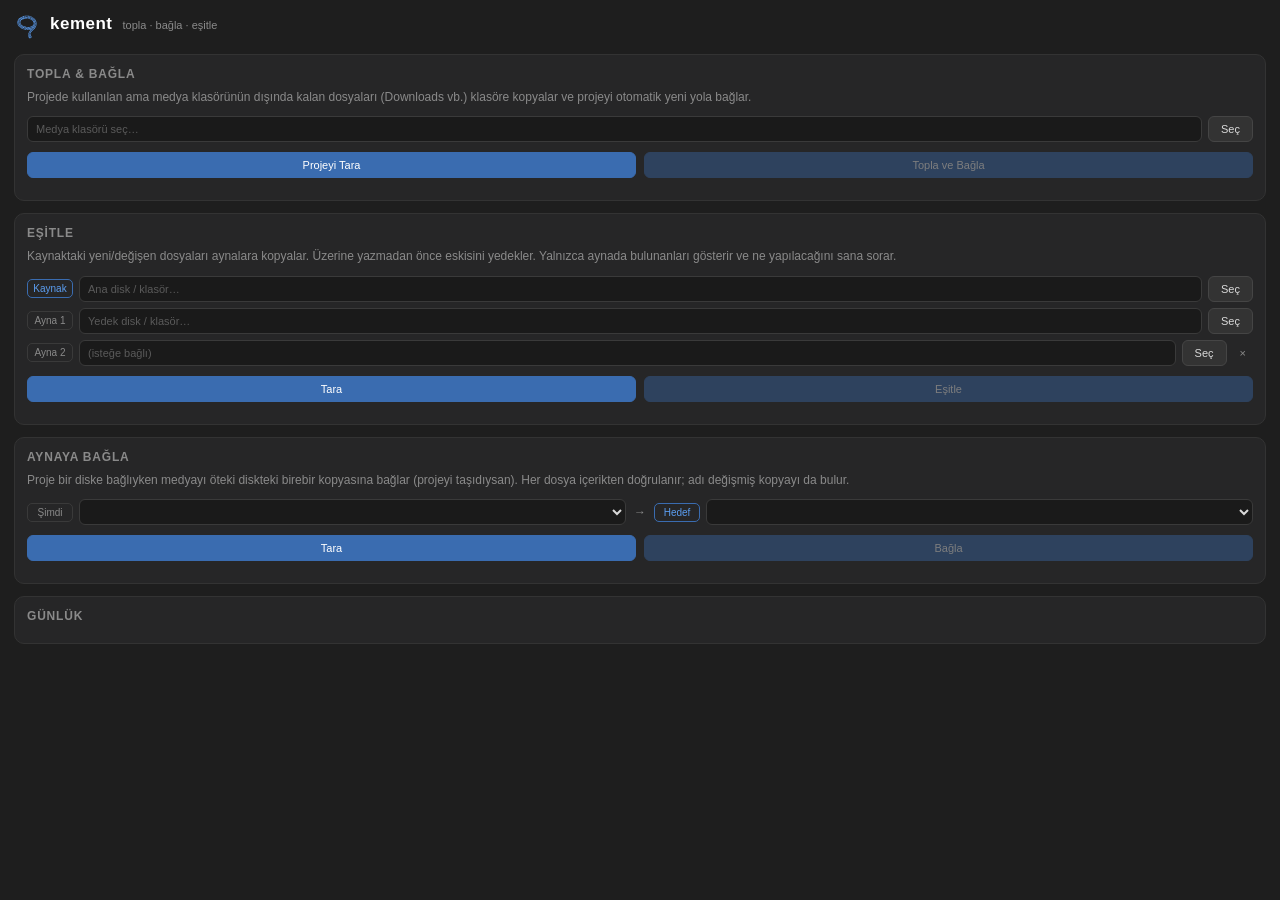
<file: index.html>
<!DOCTYPE html>
<html lang="tr">
<head>
<meta charset="UTF-8">
<title>Kement</title>
<link rel="stylesheet" href="css/style.css">
</head>
<body>

<header>
  <span class="logo" aria-hidden="true"><svg style="width:100%;height:100%;display:block" xmlns="http://www.w3.org/2000/svg" fill="currentColor" aria-label="Lasso" viewBox="-19.0 -0.0 285.0 285.0"><g transform="translate(0.000000,285.000000) scale(0.100000,-0.100000)"><path d="M1137 2664 c-4 -4 -42 -8 -85 -9 -49 -2 -89 -8 -109 -19 -18 -9 -46
-16 -63 -16 -34 0 -119 -39 -139 -64 -8 -9 -23 -16 -35 -16 -11 0 -36 -10 -55
-21 -19 -12 -46 -23 -60 -25 -45 -7 -105 -37 -148 -74 -24 -19 -61 -50 -83
-69 -23 -19 -44 -46 -47 -62 -3 -15 -11 -30 -19 -33 -20 -8 -74 -107 -74 -137
0 -15 -9 -46 -20 -71 -16 -36 -19 -62 -16 -153 2 -72 9 -122 19 -145 8 -19 20
-54 27 -78 6 -24 26 -60 44 -80 18 -20 36 -47 40 -59 8 -26 92 -113 109 -113
7 0 24 -15 39 -33 14 -19 44 -42 64 -52 21 -10 56 -31 78 -47 21 -15 58 -33
80 -39 23 -6 48 -17 56 -24 21 -18 116 -55 143 -55 12 0 46 -9 75 -20 29 -11
67 -20 85 -20 17 0 54 -7 80 -15 52 -16 103 -18 347 -16 30 1 80 8 110 18 100
30 116 23 50 -24 -21 -15 -47 -43 -57 -61 -10 -18 -29 -40 -42 -48 -12 -9 -36
-44 -53 -77 -16 -34 -40 -81 -54 -105 -23 -38 -26 -55 -28 -160 -2 -65 -8
-127 -14 -139 -20 -38 -15 -91 13 -118 13 -14 28 -25 34 -25 6 0 7 -22 4 -53
-4 -39 -1 -62 11 -86 21 -40 38 -47 69 -26 20 13 29 14 44 4 28 -17 113 21
113 50 0 14 6 21 20 21 27 0 70 43 70 69 0 11 -10 26 -22 32 -13 6 -35 23 -50
37 -26 24 -26 26 -12 55 29 54 -2 123 -63 142 -34 10 -32 90 2 141 14 20 25
43 25 51 0 8 18 35 40 60 22 25 40 52 40 59 0 8 5 14 10 14 6 0 37 26 69 58
32 31 73 71 92 87 19 17 41 38 49 48 8 9 37 38 63 64 74 74 102 105 124 138
74 109 104 162 113 198 6 23 18 60 27 82 22 58 28 248 10 305 -9 25 -18 65
-22 90 -8 52 -19 75 -49 110 -12 14 -28 43 -35 65 -8 22 -32 61 -55 86 -22 25
-54 62 -69 82 -15 21 -45 46 -65 56 -20 11 -48 31 -62 46 -14 15 -47 39 -75
52 -27 13 -72 37 -100 53 -27 16 -61 30 -75 30 -14 0 -43 12 -65 25 -28 18
-55 25 -90 25 -27 0 -70 7 -94 16 -25 8 -70 15 -100 14 -31 0 -83 2 -116 6
-33 3 -63 2 -68 -2z m93 -52 c0 -18 -78 -83 -111 -92 -42 -12 -79 -13 -79 -1
0 4 19 29 43 55 41 43 46 46 95 46 29 0 52 -4 52 -8z m-180 -9 c0 -3 -14 -28
-31 -54 -24 -39 -41 -52 -82 -68 -29 -10 -54 -17 -56 -16 -3 4 46 115 51 115
2 0 21 7 43 15 43 15 75 19 75 8z m350 -3 c12 -7 9 -13 -15 -32 -15 -13 -38
-28 -49 -35 -24 -14 -126 -17 -126 -4 0 5 18 25 40 45 34 31 47 36 88 36 26 0
54 -4 62 -10z m171 -37 c7 -7 -7 -21 -45 -43 -46 -26 -63 -31 -94 -25 -68 11
-70 20 -16 55 42 27 56 31 97 27 27 -2 53 -9 58 -14z m-708 -40 c-30 -73 -41
-88 -84 -112 l-42 -24 7 44 c4 24 12 55 19 69 12 25 68 59 99 60 16 0 16 -3 1
-37z m832 3 c19 -8 35 -20 35 -26 0 -6 -21 -20 -46 -31 -47 -21 -103 -22 -138
-2 -15 8 -11 14 31 41 54 36 69 38 118 18z m-979 -88 c-7 -56 -43 -120 -76
-138 -19 -10 -20 -8 -20 47 0 66 15 94 64 124 17 10 33 19 35 19 2 0 1 -24 -3
-52z m478 23 c17 -6 15 -10 -14 -34 -36 -31 -64 -40 -110 -35 l-33 3 27 32
c24 29 40 35 101 41 6 0 18 -3 29 -7z m-202 -53 c-29 -26 -50 -38 -71 -38 -16
0 -37 -3 -47 -7 -17 -6 -16 -4 2 22 21 28 130 78 148 67 5 -3 -9 -22 -32 -44z
m404 39 c3 -3 -12 -17 -33 -31 -30 -21 -50 -26 -95 -26 -32 0 -58 2 -58 5 0 3
15 19 33 35 29 28 36 30 90 26 32 -2 60 -6 63 -9z m457 -9 c15 -11 27 -23 27
-27 0 -8 -81 -31 -111 -31 -11 0 -39 10 -61 21 l-42 21 34 18 c45 23 117 22
153 -2z m-1338 -61 c-49 -48 -56 -51 -50 -28 4 14 14 34 23 45 16 18 74 48 80
41 2 -2 -22 -28 -53 -58z m1009 44 l49 -18 -24 -16 c-13 -9 -35 -18 -49 -21
-31 -8 -111 6 -113 19 -2 10 60 55 77 55 6 0 33 -8 60 -19z m-700 -54 c-5 -14
-34 -34 -71 -48 -23 -9 -25 -8 -13 6 10 13 73 52 87 55 1 0 0 -6 -3 -13z m857
-8 c27 -12 49 -25 49 -29 0 -10 -56 -30 -81 -30 -27 0 -99 30 -99 42 0 8 55
37 73 38 5 0 31 -10 58 -21z m-1106 -119 c-14 -40 -53 -100 -66 -100 -3 0 -9
25 -13 55 -7 62 6 98 53 148 l26 28 7 -46 c4 -30 2 -60 -7 -85z m1385 115 c26
-13 57 -52 48 -59 -2 -2 -23 -6 -48 -9 -49 -6 -113 15 -139 46 -12 15 -10 18
10 26 37 15 97 13 129 -4z m-576 -31 c21 -8 54 -14 72 -14 19 0 51 -9 71 -20
21 -11 53 -23 73 -26 19 -4 46 -17 60 -30 14 -12 46 -32 72 -44 26 -11 59 -35
72 -53 14 -18 43 -46 65 -62 22 -17 41 -38 41 -48 0 -23 24 -70 44 -86 10 -9
16 -31 17 -60 1 -25 4 -57 8 -70 9 -32 -30 -145 -62 -179 -13 -15 -32 -39 -42
-54 -9 -16 -23 -28 -30 -28 -6 0 -30 -13 -51 -28 -21 -16 -61 -34 -87 -41 -27
-6 -59 -18 -70 -25 -58 -36 -491 -42 -555 -7 -11 6 -47 18 -79 26 -104 26
-187 59 -232 93 -24 17 -51 32 -59 32 -8 0 -39 23 -70 51 -143 131 -177 308
-86 459 33 55 121 140 146 140 7 0 40 11 73 24 75 29 232 65 305 69 95 6 263
-5 304 -19z m-961 -21 c-4 -20 -17 -52 -30 -71 -12 -19 -23 -39 -23 -43 0 -5
-4 -9 -10 -9 -17 0 -11 84 7 110 18 26 43 49 55 50 4 0 4 -17 1 -37z m1407
-40 l55 -37 -30 -8 c-39 -11 -71 -3 -119 30 l-39 27 29 12 c41 17 44 17 104
-24z m256 -46 c53 -58 44 -67 -46 -46 -42 9 -110 60 -110 82 0 5 27 7 61 5 56
-4 65 -8 95 -41z m-1612 -59 c6 -59 -9 -168 -23 -168 -10 0 -61 86 -61 104 0
37 49 126 70 126 4 0 10 -28 14 -62z m-153 -100 l-17 -49 -17 36 c-22 47 -21
67 4 118 l22 42 12 -49 c11 -42 10 -56 -4 -98z m1626 94 c23 -20 44 -47 48
-59 6 -21 5 -22 -27 -11 -70 24 -140 83 -121 102 17 17 61 2 100 -32z m202
-56 c22 -19 64 -96 57 -104 -2 -1 -29 8 -59 22 -41 18 -63 35 -81 65 -14 22
-26 43 -26 47 0 14 87 -10 109 -30z m-131 -67 c26 -9 34 -20 47 -62 21 -71 20
-72 -27 -38 -28 18 -49 44 -60 70 -18 46 -14 49 40 30z m-1735 -37 c23 -35 43
-142 26 -142 -3 0 -22 16 -42 35 -38 37 -45 68 -31 123 9 31 17 28 47 -16z
m107 28 c0 -6 13 -28 29 -50 26 -36 58 -127 48 -137 -11 -11 -77 42 -92 74
-18 37 -14 123 6 123 5 0 9 -5 9 -10z m1817 -82 c23 -21 49 -110 38 -128 -4
-6 -12 -5 -22 6 -9 8 -27 23 -41 32 -22 14 -72 106 -72 132 0 14 70 -16 97
-42z m-146 -69 c27 -19 29 -24 29 -91 l0 -71 -20 26 c-28 36 -50 91 -50 127 0
36 3 36 41 9z m-1791 -26 c34 -23 57 -51 80 -95 l20 -38 -22 0 c-51 0 -118 70
-118 123 0 32 7 33 40 10z m177 -47 c40 -20 101 -104 81 -111 -8 -3 -31 1 -53
8 -42 14 -76 60 -91 122 -7 29 -6 29 12 14 10 -9 33 -24 51 -33z m1793 -90 c0
-19 -5 -47 -10 -62 l-11 -27 -31 48 c-25 38 -33 61 -36 109 l-3 61 45 -47 c37
-37 46 -54 46 -82z m-190 -2 c27 -42 23 -86 -11 -141 l-23 -36 -13 64 c-10 49
-10 72 -2 99 20 61 20 62 49 14z m-1668 -40 c14 -8 36 -27 48 -44 l21 -30 -54
0 c-43 0 -58 4 -74 23 -19 21 -43 60 -43 71 0 8 74 -6 102 -20z m183 -23 c22
-10 46 -25 53 -34 14 -16 14 -15 -50 -33 -19 -6 -88 51 -88 72 0 19 37 17 85
-5z m1604 -7 c26 -33 27 -96 2 -142 l-18 -34 -21 52 c-25 60 -25 62 -11 113
12 44 21 46 48 11z m-191 -66 c13 -47 -2 -88 -44 -126 -21 -17 -39 -30 -41
-28 -10 10 19 130 37 156 27 38 37 38 48 -2z m-1259 -30 l45 -22 -29 -12 c-44
-19 -76 -17 -115 8 l-35 21 30 13 c41 18 52 17 104 -8z m-221 -2 c15 -8 35
-23 45 -34 18 -19 17 -20 -33 -32 -44 -11 -54 -10 -78 5 -33 21 -62 57 -56 67
8 13 93 9 122 -6z m1611 -69 c11 -36 10 -50 -2 -78 -18 -41 -43 -76 -51 -69
-3 3 -8 35 -11 70 -5 55 -3 70 15 98 11 18 24 31 29 28 4 -3 14 -25 20 -49z
m-249 -4 c-9 -53 -26 -81 -63 -103 -27 -17 -67 -27 -67 -17 0 21 57 111 82
131 46 36 57 34 48 -11z m-990 2 c17 -9 30 -18 30 -20 0 -2 -14 -12 -31 -21
-37 -19 -91 -12 -127 17 l-24 19 23 9 c37 15 97 13 129 -4z m-218 -36 l42 -21
-35 -19 c-45 -24 -84 -24 -125 2 -41 25 -42 32 -6 46 43 17 79 15 124 -8z
m392 -18 l29 -12 -38 -26 c-37 -25 -42 -26 -94 -15 -74 16 -81 26 -35 51 41
22 84 23 138 2z m686 13 c0 -24 -46 -94 -68 -102 -43 -17 -92 -24 -92 -14 0
20 63 94 90 106 30 12 70 18 70 10z m-522 -40 c29 -8 27 -13 -12 -46 -32 -27
-35 -27 -95 -17 -33 6 -58 15 -55 20 3 5 22 18 42 29 38 20 79 24 120 14z
m362 0 c0 -10 -43 -68 -60 -81 -8 -7 -40 -13 -69 -13 l-55 0 35 36 c18 20 48
42 64 50 31 14 85 19 85 8z m447 -51 c6 -45 -11 -84 -51 -122 l-26 -24 0 68
c0 58 4 73 26 102 31 40 43 34 51 -24z m-1213 20 l28 -15 -33 -21 c-43 -27
-106 -28 -144 -3 l-30 20 50 22 c52 24 76 24 129 -3z m596 8 c0 -5 -16 -23
-35 -40 -29 -25 -44 -31 -83 -31 -74 0 -82 13 -32 49 35 25 53 31 97 31 29 0
53 -4 53 -9z m484 -26 c-4 -8 -10 -15 -15 -15 -4 0 -6 7 -3 15 4 8 10 15 15
15 4 0 6 -7 3 -15z m-948 -26 c24 -6 47 -15 49 -20 8 -12 -78 -59 -109 -59
-15 0 -43 7 -63 15 l-36 15 26 20 c24 19 63 38 80 39 5 1 28 -4 53 -10z m884
-9 c0 -30 -101 -110 -139 -110 -40 0 28 84 84 104 49 18 55 19 55 6z m90 -70
c0 -57 -19 -101 -52 -124 -12 -9 -25 -16 -28 -16 -3 0 -4 28 -2 62 3 54 8 67
35 96 17 17 35 32 39 32 4 0 8 -23 8 -50z m-797 29 c38 -10 39 -11 20 -31 -41
-45 -92 -58 -152 -37 -40 14 -36 27 19 56 49 26 60 27 113 12z m547 -5 c0 -14
-34 -62 -52 -73 -11 -7 -42 -15 -70 -18 -47 -6 -50 -5 -40 13 23 44 64 73 105
77 23 2 45 4 50 5 4 1 7 -1 7 -4z m-362 -14 c29 0 28 -21 -3 -50 -26 -24 -102
-38 -150 -26 l-25 6 33 30 c41 36 75 51 102 45 11 -3 30 -5 43 -5z m202 -7
c-1 -14 -44 -60 -67 -72 -25 -13 -123 -15 -123 -3 0 14 64 70 85 75 33 8 105
8 105 0z m290 -126 c0 -43 -5 -59 -28 -87 -35 -41 -52 -33 -52 25 0 35 6 52
31 80 17 19 35 35 40 35 5 0 9 -24 9 -53z m-110 -121 c0 -37 -32 -106 -50
-106 -10 0 -30 56 -30 85 0 11 14 36 32 54 36 37 48 29 48 -33z m-96 -173
c-12 -48 -29 -52 -54 -11 -25 39 -20 81 13 116 l22 24 14 -46 c10 -33 12 -56
5 -83z m-39 -140 c-7 -40 -14 -41 -54 -7 -34 28 -41 71 -20 118 11 24 12 24
46 -27 28 -42 33 -57 28 -84z m-50 -55 c25 -17 45 -34 45 -37 0 -3 -23 -7 -50
-8 l-50 -1 0 39 c0 21 2 39 5 39 2 0 25 -14 50 -32z m145 -103 c0 -19 -43 -52
-77 -60 -39 -8 -40 -2 -12 45 31 53 49 63 71 43 10 -9 18 -21 18 -28z m-120
10 c0 -2 -11 -30 -25 -60 -17 -41 -29 -56 -41 -53 -45 9 -42 77 4 102 26 15
62 21 62 11z m138 -159 c52 -53 40 -71 -19 -31 -23 14 -44 24 -47 21 -3 -4 4
-26 15 -49 20 -42 21 -44 2 -55 -16 -10 -21 -8 -33 11 -8 12 -17 32 -21 45
-10 35 -32 26 -39 -17 -10 -66 -26 -59 -26 12 0 49 4 68 18 80 10 10 21 15 24
12 3 -3 16 -1 29 4 41 16 53 12 97 -33z"/></g></svg></span>
  <h1>kement</h1>
  <span class="sub">topla · bağla · eşitle</span>
</header>

<!-- ── Topla & Bağla ─────────────────────────────── -->
<section class="card">
  <h2>Topla &amp; Bağla</h2>
  <p class="hint">Projede kullanılan ama medya klasörünün dışında kalan dosyaları
     (Downloads vb.) klasöre kopyalar ve projeyi otomatik yeni yola bağlar.</p>

  <div class="row">
    <input id="targetPath" type="text" placeholder="Medya klasörü seç…" readonly>
    <button id="pickTarget">Seç</button>
  </div>

  <div class="btnrow">
    <button id="scanProject" class="primary">Projeyi Tara</button>
    <button id="applyCollect" class="primary" disabled>Topla ve Bağla</button>
  </div>

  <div id="collectSummary" class="summary"></div>
  <ul id="collectList" class="filelist"></ul>
</section>

<!-- ── Eşitle ────────────────────────────────────── -->
<section class="card">
  <h2>Eşitle</h2>
  <p class="hint">Kaynaktaki yeni/değişen dosyaları aynalara kopyalar. Üzerine yazmadan
     önce eskisini yedekler. Yalnızca aynada bulunanları gösterir ve ne yapılacağını sana sorar.</p>

  <div class="row path">
    <span class="tag src">Kaynak</span>
    <input id="p0" type="text" placeholder="Ana disk / klasör…" readonly>
    <button class="pick" data-i="0">Seç</button>
  </div>
  <div class="row path">
    <span class="tag">Ayna&nbsp;1</span>
    <input id="p1" type="text" placeholder="Yedek disk / klasör…" readonly>
    <button class="pick" data-i="1">Seç</button>
  </div>
  <div class="row path">
    <span class="tag">Ayna&nbsp;2</span>
    <input id="p2" type="text" placeholder="(isteğe bağlı)" readonly>
    <button class="pick" data-i="2">Seç</button>
    <button class="clear ghost" data-i="2" title="Temizle">×</button>
  </div>

  <div class="btnrow">
    <button id="scanSync" class="primary">Tara</button>
    <button id="applySync" class="primary" disabled>Eşitle</button>
  </div>

  <div id="syncSummary" class="summary"></div>

  <div id="mirrorOnlyReview" class="mirror-review hidden">
    <div class="review-head">
      <div>
        <div class="review-title">Aynada olup kaynakta olmayanlar</div>
        <div id="mirrorOnlyStats" class="review-stats" role="status"></div>
      </div>
    </div>

    <div id="mirrorOnlyEditor">
      <p class="review-question">Bunları kaynak A'ya da alayım mı?</p>
      <p class="review-note">Seçtiklerin önce aynı klasör yapısıyla A'ya kopyalanır. Sonra güncel A → B planı yeniden gösterilir. Seçmediklerin B'de yerinde kalır.</p>

      <div class="tree-tools">
        <input id="mirrorOnlySearch" type="search" placeholder="Dosya veya klasör ara…" aria-label="Aynaya özgü dosyalarda ara">
        <label class="check-action"><input id="selectAllMirrorOnly" type="checkbox"> Tümünü seç</label>
        <button id="clearMirrorOnly" class="ghost compact">Temizle</button>
      </div>

      <div id="mirrorOnlyTrees" class="mirror-trees"></div>

      <div id="mirrorOnlyConflict" class="review-conflict hidden"></div>
      <div class="review-actions">
        <span id="mirrorOnlySelected" class="selected-count" role="status">0 öğe seçili</span>
        <button id="leaveMirrorOnly">Hepsini B'de bırak</button>
        <button id="confirmMirrorOnly" class="primary" disabled>Seçimi onayla</button>
      </div>
    </div>

    <div id="mirrorOnlyDecision" class="decision-summary hidden">
      <span id="mirrorOnlyDecisionText" role="status"></span>
      <button id="changeMirrorOnlyDecision" class="ghost compact">Değiştir</button>
    </div>
  </div>

  <div id="renameReview" class="mirror-review hidden">
    <div class="review-head">
      <div>
        <div class="review-title">Aynı içerik, farklı ad</div>
        <div id="renameStats" class="review-stats" role="status"></div>
      </div>
    </div>
    <p class="review-question">Bu dosyalar içerik olarak birebir aynı; yalnızca adı veya yolu farklı. Ne yapayım?</p>
    <div id="renameList" class="rename-list"></div>
    <div class="rename-choices" role="radiogroup" aria-label="Ad farkı kararı">
      <label><input type="radio" name="renameMode" value="mirror"> <b>B'de yeniden adlandır</b> — A'daki adları kullan. Kopya yok, saniyeler sürer.</label>
      <label><input type="radio" name="renameMode" value="source"> <b>A'da yeniden adlandır</b> — B'deki adları kullan. Sonra güncel plan yeniden gösterilir.</label>
      <label><input type="radio" name="renameMode" value="skip"> <b>Dokunma</b> — A'daki adla B'ye kopyala; B'deki eskisi yerinde kalsın.</label>
    </div>
    <p class="review-note">Yeniden adlandırma içeriğe dokunmaz. O diske bağlı açık projede bu klipler çevrimdışı görünür; aşağıdaki <b>Aynaya Bağla</b> ile yeniden bağlanır.</p>
  </div>
</section>

<!-- ── Aynaya Bağla ──────────────────────────────── -->
<section class="card">
  <h2>Aynaya Bağla</h2>
  <p class="hint">Proje bir diske bağlıyken medyayı öteki diskteki birebir kopyasına bağlar
     (projeyi taşıdıysan). Her dosya içerikten doğrulanır; adı değişmiş kopyayı da bulur.</p>

  <div class="row relink-dir">
    <span class="tag">Şimdi</span>
    <select id="relinkFrom" aria-label="Projenin şu an bağlı olduğu disk"></select>
    <span class="relink-arrow" aria-hidden="true">→</span>
    <span class="tag src">Hedef</span>
    <select id="relinkTo" aria-label="Bağlanacak disk"></select>
  </div>

  <div class="btnrow">
    <button id="scanRelink" class="primary">Tara</button>
    <button id="applyRelink" class="primary" disabled>Bağla</button>
  </div>

  <div id="relinkSummary" class="summary"></div>
  <div id="relinkOptions" class="relink-options hidden">
    <label class="check-action"><input id="relinkRenamed" type="checkbox" checked> <span id="relinkRenamedLabel"></span></label>
    <label class="check-action"><input id="relinkUnverified" type="checkbox"> <span id="relinkUnverifiedLabel"></span></label>
  </div>
  <ul id="relinkList" class="filelist"></ul>
</section>

<!-- ── İlerleme ──────────────────────────────────── -->
<section class="card progresscard hidden" id="progressCard">
  <div class="prow">
    <div id="progressLabel" class="plabel"></div>
    <button id="pauseOp" class="compact hidden" title="Taramayı duraklat; Devam ile kaldığı yerden sürer">Duraklat</button>
    <button id="stopOp" class="stop compact hidden" title="Taramayı durdur (hiçbir dosyaya dokunulmaz)">Durdur</button>
  </div>
  <div class="bar"><div id="barFill"></div></div>
  <div id="progressDetail" class="pdetail"></div>
</section>

<!-- ── Günlük ────────────────────────────────────── -->
<section class="card">
  <h2>Günlük</h2>
  <div id="log" class="log"></div>
</section>

<div id="ctxMenu" class="ctxmenu hidden">
  <button data-act="finder">Finder'da Göster</button>
  <button data-act="project">Projede Göster</button>
  <button data-act="copy">Yolu Kopyala</button>
</div>

<script src="js/main.js"></script>
</body>
</html>
</file>
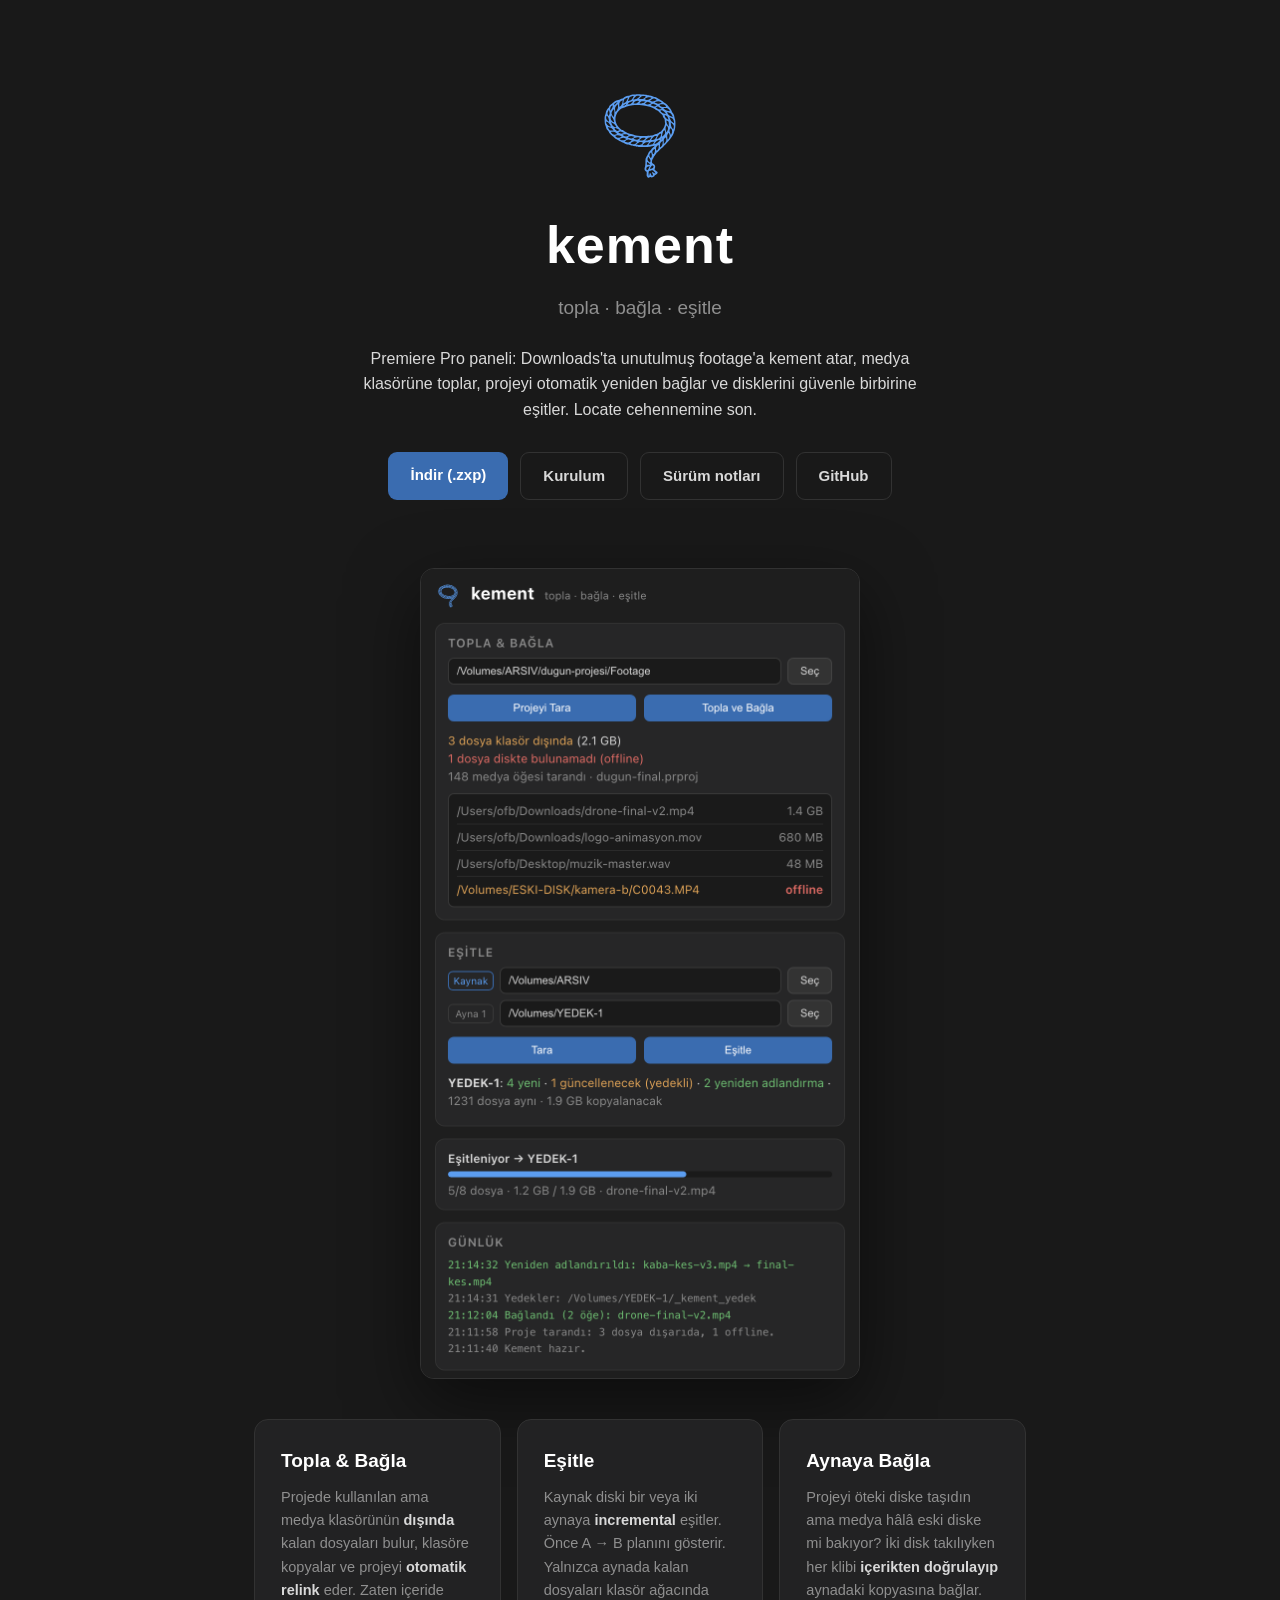
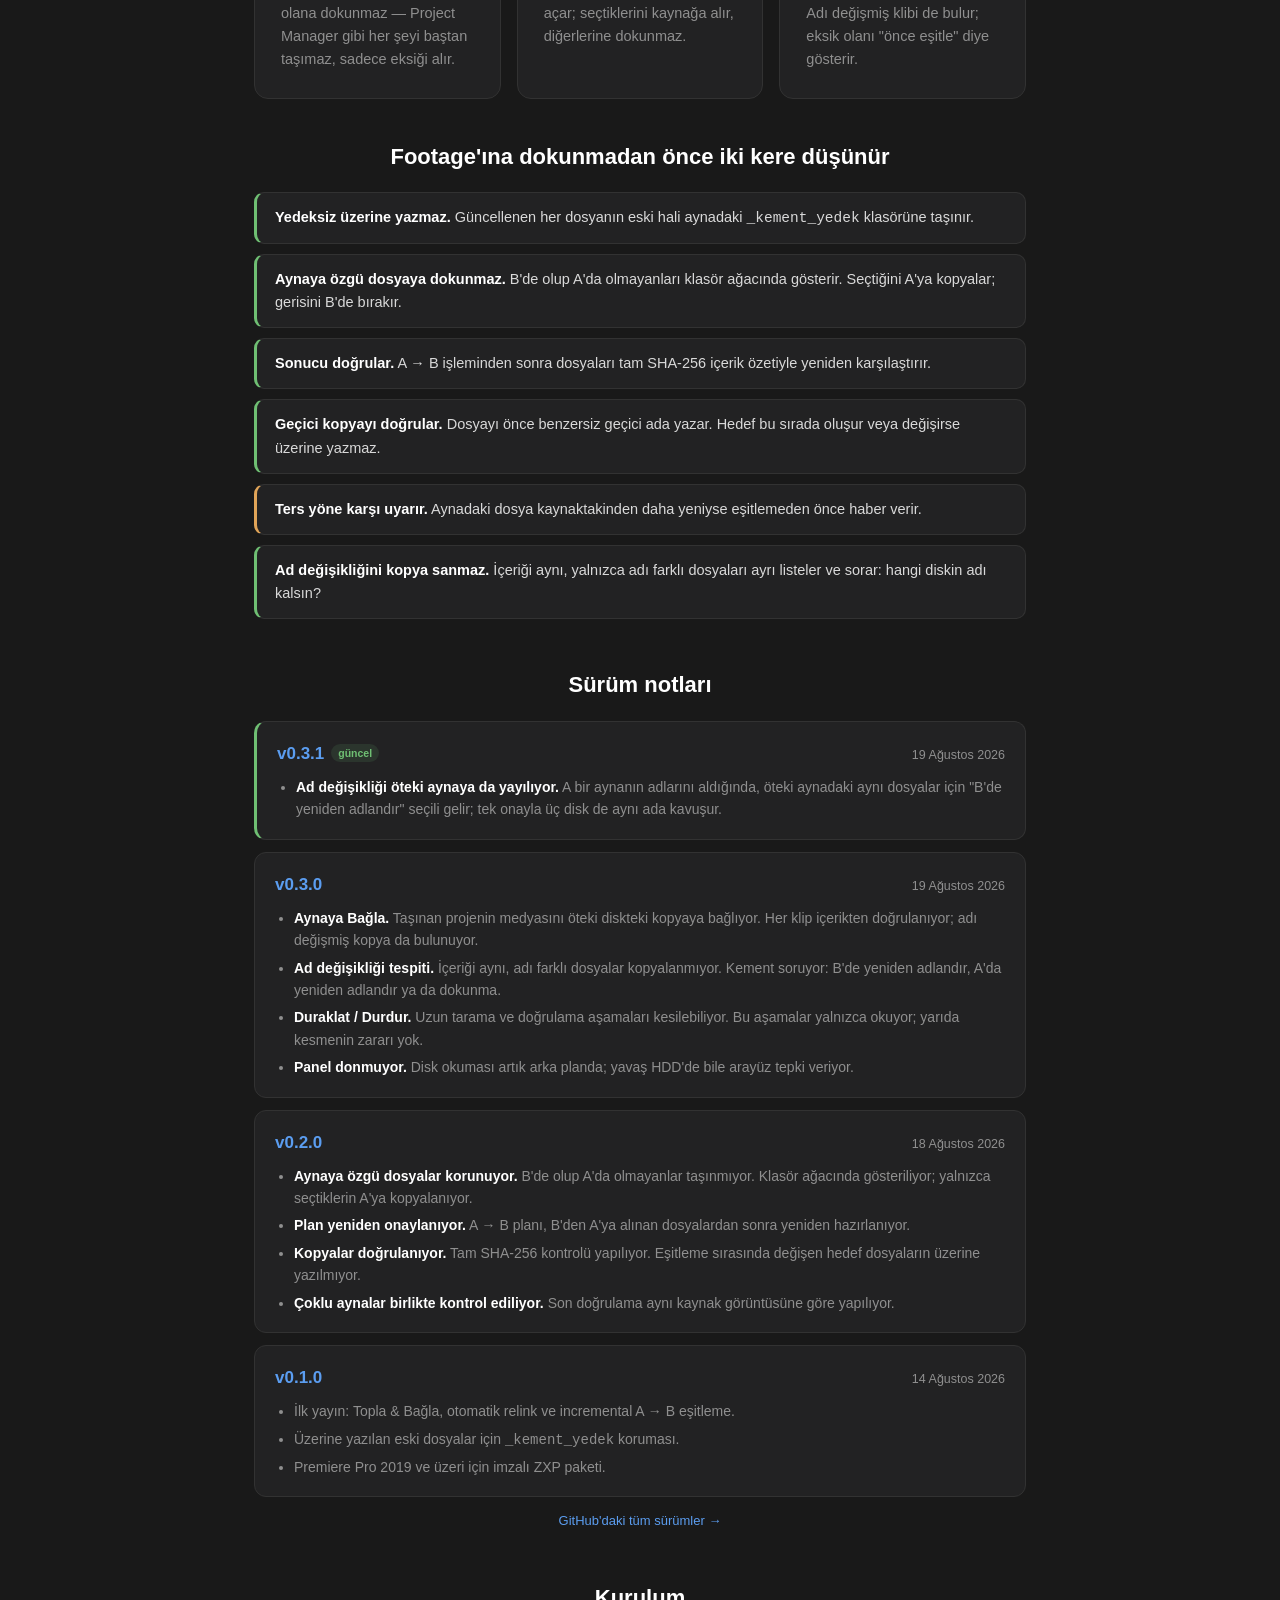
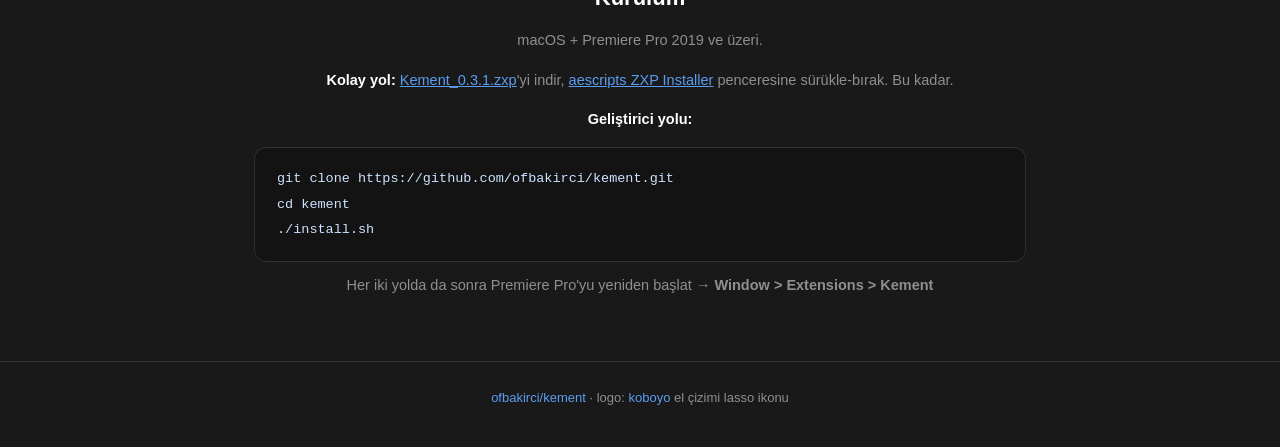
<file: docs/index.html>
<!DOCTYPE html>
<html lang="tr">
<head>
<meta charset="UTF-8">
<meta name="viewport" content="width=device-width, initial-scale=1">
<title>kement — Premiere Pro için topla · bağla · eşitle</title>
<meta name="description" content="Premiere Pro paneli: başıboş footage'a kement atar, projeyi yeniden bağlar, diskleri güvenle eşitler. Yedeksiz üzerine yazmaz ve aynaya özgü dosyalara dokunmaz.">
<link rel="icon" href="kement.svg" type="image/svg+xml">
<style>
* { margin: 0; padding: 0; box-sizing: border-box; }
:root {
  --bg: #191919;
  --card: #222223;
  --edge: #323232;
  --text: #d9d9d9;
  --dim: #8f8f8f;
  --accent: #5b9df0;
  --accent-dim: #3a6cb0;
  --ok: #6fbf73;
  --warn: #e0a458;
}
html { scroll-behavior: smooth; }
body {
  background: var(--bg);
  color: var(--text);
  font-family: -apple-system, BlinkMacSystemFont, "Segoe UI", sans-serif;
  line-height: 1.6;
  -webkit-font-smoothing: antialiased;
}
.wrap { max-width: 820px; margin: 0 auto; padding: 0 24px; }

.hero { padding: 88px 0 56px; text-align: center; }
.logo {
  width: 96px; height: 96px;
  margin: 0 auto 20px;
  color: var(--accent);
}
.hero h1 {
  font-size: 52px;
  font-weight: 800;
  letter-spacing: 1px;
  color: #fff;
}
.hero .tagline { color: var(--dim); font-size: 19px; margin-top: 6px; }
.hero .pitch { max-width: 560px; margin: 22px auto 0; font-size: 16px; }
.hero .cta { margin-top: 30px; display: flex; gap: 12px; justify-content: center; flex-wrap: wrap; }
.btn {
  display: inline-block;
  padding: 11px 22px;
  border-radius: 9px;
  text-decoration: none;
  font-weight: 600;
  font-size: 15px;
}
.btn.primary { background: var(--accent-dim); color: #fff; }
.btn.primary:hover { background: var(--accent); }
.btn.ghost { border: 1px solid var(--edge); color: var(--text); }
.btn.ghost:hover { border-color: var(--accent); color: #fff; }

.shot { display: flex; justify-content: center; margin: 12px 0 8px; }
.shot img {
  width: 100%;
  max-width: 440px;
  border-radius: 14px;
  border: 1px solid var(--edge);
  box-shadow: 0 24px 70px rgba(0, 0, 0, 0.5);
}

.cards { display: grid; grid-template-columns: 1fr 1fr 1fr; gap: 16px; margin: 40px 0; }
@media (max-width: 860px) { .cards { grid-template-columns: 1fr 1fr; } }
@media (max-width: 640px) { .cards { grid-template-columns: 1fr; } }
.card {
  background: var(--card);
  border: 1px solid var(--edge);
  border-radius: 14px;
  padding: 26px;
}
.card h2 { color: #fff; font-size: 19px; margin-bottom: 10px; }
.card p { color: var(--dim); font-size: 14.5px; }
.card p b { color: var(--text); font-weight: 600; }

.rules { margin: 24px 0 48px; }
.rules h2 { color: #fff; font-size: 22px; margin-bottom: 18px; text-align: center; }
.rules ul { list-style: none; display: grid; gap: 10px; }
.rules li {
  background: var(--card);
  border: 1px solid var(--edge);
  border-left: 3px solid var(--ok);
  border-radius: 10px;
  padding: 13px 18px;
  font-size: 14.5px;
}
.rules li b { color: #fff; }
.rules li.w { border-left-color: var(--warn); }

.changelog { margin: 24px 0 48px; }
.changelog > h2 { color: #fff; font-size: 22px; margin-bottom: 18px; text-align: center; }
.release-list { display: grid; gap: 12px; }
.release {
  background: var(--card);
  border: 1px solid var(--edge);
  border-radius: 12px;
  padding: 18px 20px;
}
.release.current { border-left: 3px solid var(--ok); }
.release-head {
  display: flex;
  align-items: baseline;
  justify-content: space-between;
  gap: 14px;
  margin-bottom: 9px;
}
.release h3 { font-size: 17px; color: #fff; }
.release h3 a { color: var(--accent); text-decoration: none; }
.release h3 a:hover { text-decoration: underline; }
.release .badge {
  display: inline-block;
  margin-left: 7px;
  padding: 1px 7px;
  border-radius: 999px;
  background: rgba(111, 191, 115, 0.12);
  color: var(--ok);
  font-size: 10.5px;
  font-weight: 600;
  vertical-align: 2px;
}
.release time { flex: 0 0 auto; color: var(--dim); font-size: 12.5px; }
.release ul { margin-left: 19px; color: var(--dim); font-size: 14px; }
.release li + li { margin-top: 5px; }
.release li b { color: #fff; }
.release-link { margin-top: 14px; text-align: center; font-size: 13px; }
.release-link a { color: var(--accent); text-decoration: none; }
.release-link a:hover { text-decoration: underline; }
@media (max-width: 480px) {
  .release-head { display: block; }
  .release time { display: block; margin-top: 2px; }
}

.install { margin: 24px 0 64px; }
.install h2 { color: #fff; font-size: 22px; margin-bottom: 14px; text-align: center; }
.install p { color: var(--dim); text-align: center; margin-bottom: 16px; font-size: 14.5px; }
pre {
  background: #131313;
  border: 1px solid var(--edge);
  border-radius: 12px;
  padding: 18px 22px;
  overflow-x: auto;
  font-family: "SF Mono", ui-monospace, Menlo, monospace;
  font-size: 13.5px;
  line-height: 1.9;
  color: #cde3ff;
}
pre .c { color: #6a6a6a; }
.note { color: var(--dim); font-size: 13px; text-align: center; margin-top: 12px; }

footer {
  border-top: 1px solid var(--edge);
  padding: 26px 0 40px;
  text-align: center;
  color: var(--dim);
  font-size: 13px;
}
footer a { color: var(--accent); text-decoration: none; }
footer a:hover { text-decoration: underline; }
</style>
</head>
<body>

<div class="wrap">

  <section class="hero">
    <div class="logo" aria-hidden="true"><svg style="width:100%;height:100%;display:block" xmlns="http://www.w3.org/2000/svg" fill="currentColor" aria-label="Lasso" viewBox="-19.0 -0.0 285.0 285.0"><g transform="translate(0.000000,285.000000) scale(0.100000,-0.100000)"><path d="M1137 2664 c-4 -4 -42 -8 -85 -9 -49 -2 -89 -8 -109 -19 -18 -9 -46
-16 -63 -16 -34 0 -119 -39 -139 -64 -8 -9 -23 -16 -35 -16 -11 0 -36 -10 -55
-21 -19 -12 -46 -23 -60 -25 -45 -7 -105 -37 -148 -74 -24 -19 -61 -50 -83
-69 -23 -19 -44 -46 -47 -62 -3 -15 -11 -30 -19 -33 -20 -8 -74 -107 -74 -137
0 -15 -9 -46 -20 -71 -16 -36 -19 -62 -16 -153 2 -72 9 -122 19 -145 8 -19 20
-54 27 -78 6 -24 26 -60 44 -80 18 -20 36 -47 40 -59 8 -26 92 -113 109 -113
7 0 24 -15 39 -33 14 -19 44 -42 64 -52 21 -10 56 -31 78 -47 21 -15 58 -33
80 -39 23 -6 48 -17 56 -24 21 -18 116 -55 143 -55 12 0 46 -9 75 -20 29 -11
67 -20 85 -20 17 0 54 -7 80 -15 52 -16 103 -18 347 -16 30 1 80 8 110 18 100
30 116 23 50 -24 -21 -15 -47 -43 -57 -61 -10 -18 -29 -40 -42 -48 -12 -9 -36
-44 -53 -77 -16 -34 -40 -81 -54 -105 -23 -38 -26 -55 -28 -160 -2 -65 -8
-127 -14 -139 -20 -38 -15 -91 13 -118 13 -14 28 -25 34 -25 6 0 7 -22 4 -53
-4 -39 -1 -62 11 -86 21 -40 38 -47 69 -26 20 13 29 14 44 4 28 -17 113 21
113 50 0 14 6 21 20 21 27 0 70 43 70 69 0 11 -10 26 -22 32 -13 6 -35 23 -50
37 -26 24 -26 26 -12 55 29 54 -2 123 -63 142 -34 10 -32 90 2 141 14 20 25
43 25 51 0 8 18 35 40 60 22 25 40 52 40 59 0 8 5 14 10 14 6 0 37 26 69 58
32 31 73 71 92 87 19 17 41 38 49 48 8 9 37 38 63 64 74 74 102 105 124 138
74 109 104 162 113 198 6 23 18 60 27 82 22 58 28 248 10 305 -9 25 -18 65
-22 90 -8 52 -19 75 -49 110 -12 14 -28 43 -35 65 -8 22 -32 61 -55 86 -22 25
-54 62 -69 82 -15 21 -45 46 -65 56 -20 11 -48 31 -62 46 -14 15 -47 39 -75
52 -27 13 -72 37 -100 53 -27 16 -61 30 -75 30 -14 0 -43 12 -65 25 -28 18
-55 25 -90 25 -27 0 -70 7 -94 16 -25 8 -70 15 -100 14 -31 0 -83 2 -116 6
-33 3 -63 2 -68 -2z m93 -52 c0 -18 -78 -83 -111 -92 -42 -12 -79 -13 -79 -1
0 4 19 29 43 55 41 43 46 46 95 46 29 0 52 -4 52 -8z m-180 -9 c0 -3 -14 -28
-31 -54 -24 -39 -41 -52 -82 -68 -29 -10 -54 -17 -56 -16 -3 4 46 115 51 115
2 0 21 7 43 15 43 15 75 19 75 8z m350 -3 c12 -7 9 -13 -15 -32 -15 -13 -38
-28 -49 -35 -24 -14 -126 -17 -126 -4 0 5 18 25 40 45 34 31 47 36 88 36 26 0
54 -4 62 -10z m171 -37 c7 -7 -7 -21 -45 -43 -46 -26 -63 -31 -94 -25 -68 11
-70 20 -16 55 42 27 56 31 97 27 27 -2 53 -9 58 -14z m-708 -40 c-30 -73 -41
-88 -84 -112 l-42 -24 7 44 c4 24 12 55 19 69 12 25 68 59 99 60 16 0 16 -3 1
-37z m832 3 c19 -8 35 -20 35 -26 0 -6 -21 -20 -46 -31 -47 -21 -103 -22 -138
-2 -15 8 -11 14 31 41 54 36 69 38 118 18z m-979 -88 c-7 -56 -43 -120 -76
-138 -19 -10 -20 -8 -20 47 0 66 15 94 64 124 17 10 33 19 35 19 2 0 1 -24 -3
-52z m478 23 c17 -6 15 -10 -14 -34 -36 -31 -64 -40 -110 -35 l-33 3 27 32
c24 29 40 35 101 41 6 0 18 -3 29 -7z m-202 -53 c-29 -26 -50 -38 -71 -38 -16
0 -37 -3 -47 -7 -17 -6 -16 -4 2 22 21 28 130 78 148 67 5 -3 -9 -22 -32 -44z
m404 39 c3 -3 -12 -17 -33 -31 -30 -21 -50 -26 -95 -26 -32 0 -58 2 -58 5 0 3
15 19 33 35 29 28 36 30 90 26 32 -2 60 -6 63 -9z m457 -9 c15 -11 27 -23 27
-27 0 -8 -81 -31 -111 -31 -11 0 -39 10 -61 21 l-42 21 34 18 c45 23 117 22
153 -2z m-1338 -61 c-49 -48 -56 -51 -50 -28 4 14 14 34 23 45 16 18 74 48 80
41 2 -2 -22 -28 -53 -58z m1009 44 l49 -18 -24 -16 c-13 -9 -35 -18 -49 -21
-31 -8 -111 6 -113 19 -2 10 60 55 77 55 6 0 33 -8 60 -19z m-700 -54 c-5 -14
-34 -34 -71 -48 -23 -9 -25 -8 -13 6 10 13 73 52 87 55 1 0 0 -6 -3 -13z m857
-8 c27 -12 49 -25 49 -29 0 -10 -56 -30 -81 -30 -27 0 -99 30 -99 42 0 8 55
37 73 38 5 0 31 -10 58 -21z m-1106 -119 c-14 -40 -53 -100 -66 -100 -3 0 -9
25 -13 55 -7 62 6 98 53 148 l26 28 7 -46 c4 -30 2 -60 -7 -85z m1385 115 c26
-13 57 -52 48 -59 -2 -2 -23 -6 -48 -9 -49 -6 -113 15 -139 46 -12 15 -10 18
10 26 37 15 97 13 129 -4z m-576 -31 c21 -8 54 -14 72 -14 19 0 51 -9 71 -20
21 -11 53 -23 73 -26 19 -4 46 -17 60 -30 14 -12 46 -32 72 -44 26 -11 59 -35
72 -53 14 -18 43 -46 65 -62 22 -17 41 -38 41 -48 0 -23 24 -70 44 -86 10 -9
16 -31 17 -60 1 -25 4 -57 8 -70 9 -32 -30 -145 -62 -179 -13 -15 -32 -39 -42
-54 -9 -16 -23 -28 -30 -28 -6 0 -30 -13 -51 -28 -21 -16 -61 -34 -87 -41 -27
-6 -59 -18 -70 -25 -58 -36 -491 -42 -555 -7 -11 6 -47 18 -79 26 -104 26
-187 59 -232 93 -24 17 -51 32 -59 32 -8 0 -39 23 -70 51 -143 131 -177 308
-86 459 33 55 121 140 146 140 7 0 40 11 73 24 75 29 232 65 305 69 95 6 263
-5 304 -19z m-961 -21 c-4 -20 -17 -52 -30 -71 -12 -19 -23 -39 -23 -43 0 -5
-4 -9 -10 -9 -17 0 -11 84 7 110 18 26 43 49 55 50 4 0 4 -17 1 -37z m1407
-40 l55 -37 -30 -8 c-39 -11 -71 -3 -119 30 l-39 27 29 12 c41 17 44 17 104
-24z m256 -46 c53 -58 44 -67 -46 -46 -42 9 -110 60 -110 82 0 5 27 7 61 5 56
-4 65 -8 95 -41z m-1612 -59 c6 -59 -9 -168 -23 -168 -10 0 -61 86 -61 104 0
37 49 126 70 126 4 0 10 -28 14 -62z m-153 -100 l-17 -49 -17 36 c-22 47 -21
67 4 118 l22 42 12 -49 c11 -42 10 -56 -4 -98z m1626 94 c23 -20 44 -47 48
-59 6 -21 5 -22 -27 -11 -70 24 -140 83 -121 102 17 17 61 2 100 -32z m202
-56 c22 -19 64 -96 57 -104 -2 -1 -29 8 -59 22 -41 18 -63 35 -81 65 -14 22
-26 43 -26 47 0 14 87 -10 109 -30z m-131 -67 c26 -9 34 -20 47 -62 21 -71 20
-72 -27 -38 -28 18 -49 44 -60 70 -18 46 -14 49 40 30z m-1735 -37 c23 -35 43
-142 26 -142 -3 0 -22 16 -42 35 -38 37 -45 68 -31 123 9 31 17 28 47 -16z
m107 28 c0 -6 13 -28 29 -50 26 -36 58 -127 48 -137 -11 -11 -77 42 -92 74
-18 37 -14 123 6 123 5 0 9 -5 9 -10z m1817 -82 c23 -21 49 -110 38 -128 -4
-6 -12 -5 -22 6 -9 8 -27 23 -41 32 -22 14 -72 106 -72 132 0 14 70 -16 97
-42z m-146 -69 c27 -19 29 -24 29 -91 l0 -71 -20 26 c-28 36 -50 91 -50 127 0
36 3 36 41 9z m-1791 -26 c34 -23 57 -51 80 -95 l20 -38 -22 0 c-51 0 -118 70
-118 123 0 32 7 33 40 10z m177 -47 c40 -20 101 -104 81 -111 -8 -3 -31 1 -53
8 -42 14 -76 60 -91 122 -7 29 -6 29 12 14 10 -9 33 -24 51 -33z m1793 -90 c0
-19 -5 -47 -10 -62 l-11 -27 -31 48 c-25 38 -33 61 -36 109 l-3 61 45 -47 c37
-37 46 -54 46 -82z m-190 -2 c27 -42 23 -86 -11 -141 l-23 -36 -13 64 c-10 49
-10 72 -2 99 20 61 20 62 49 14z m-1668 -40 c14 -8 36 -27 48 -44 l21 -30 -54
0 c-43 0 -58 4 -74 23 -19 21 -43 60 -43 71 0 8 74 -6 102 -20z m183 -23 c22
-10 46 -25 53 -34 14 -16 14 -15 -50 -33 -19 -6 -88 51 -88 72 0 19 37 17 85
-5z m1604 -7 c26 -33 27 -96 2 -142 l-18 -34 -21 52 c-25 60 -25 62 -11 113
12 44 21 46 48 11z m-191 -66 c13 -47 -2 -88 -44 -126 -21 -17 -39 -30 -41
-28 -10 10 19 130 37 156 27 38 37 38 48 -2z m-1259 -30 l45 -22 -29 -12 c-44
-19 -76 -17 -115 8 l-35 21 30 13 c41 18 52 17 104 -8z m-221 -2 c15 -8 35
-23 45 -34 18 -19 17 -20 -33 -32 -44 -11 -54 -10 -78 5 -33 21 -62 57 -56 67
8 13 93 9 122 -6z m1611 -69 c11 -36 10 -50 -2 -78 -18 -41 -43 -76 -51 -69
-3 3 -8 35 -11 70 -5 55 -3 70 15 98 11 18 24 31 29 28 4 -3 14 -25 20 -49z
m-249 -4 c-9 -53 -26 -81 -63 -103 -27 -17 -67 -27 -67 -17 0 21 57 111 82
131 46 36 57 34 48 -11z m-990 2 c17 -9 30 -18 30 -20 0 -2 -14 -12 -31 -21
-37 -19 -91 -12 -127 17 l-24 19 23 9 c37 15 97 13 129 -4z m-218 -36 l42 -21
-35 -19 c-45 -24 -84 -24 -125 2 -41 25 -42 32 -6 46 43 17 79 15 124 -8z
m392 -18 l29 -12 -38 -26 c-37 -25 -42 -26 -94 -15 -74 16 -81 26 -35 51 41
22 84 23 138 2z m686 13 c0 -24 -46 -94 -68 -102 -43 -17 -92 -24 -92 -14 0
20 63 94 90 106 30 12 70 18 70 10z m-522 -40 c29 -8 27 -13 -12 -46 -32 -27
-35 -27 -95 -17 -33 6 -58 15 -55 20 3 5 22 18 42 29 38 20 79 24 120 14z
m362 0 c0 -10 -43 -68 -60 -81 -8 -7 -40 -13 -69 -13 l-55 0 35 36 c18 20 48
42 64 50 31 14 85 19 85 8z m447 -51 c6 -45 -11 -84 -51 -122 l-26 -24 0 68
c0 58 4 73 26 102 31 40 43 34 51 -24z m-1213 20 l28 -15 -33 -21 c-43 -27
-106 -28 -144 -3 l-30 20 50 22 c52 24 76 24 129 -3z m596 8 c0 -5 -16 -23
-35 -40 -29 -25 -44 -31 -83 -31 -74 0 -82 13 -32 49 35 25 53 31 97 31 29 0
53 -4 53 -9z m484 -26 c-4 -8 -10 -15 -15 -15 -4 0 -6 7 -3 15 4 8 10 15 15
15 4 0 6 -7 3 -15z m-948 -26 c24 -6 47 -15 49 -20 8 -12 -78 -59 -109 -59
-15 0 -43 7 -63 15 l-36 15 26 20 c24 19 63 38 80 39 5 1 28 -4 53 -10z m884
-9 c0 -30 -101 -110 -139 -110 -40 0 28 84 84 104 49 18 55 19 55 6z m90 -70
c0 -57 -19 -101 -52 -124 -12 -9 -25 -16 -28 -16 -3 0 -4 28 -2 62 3 54 8 67
35 96 17 17 35 32 39 32 4 0 8 -23 8 -50z m-797 29 c38 -10 39 -11 20 -31 -41
-45 -92 -58 -152 -37 -40 14 -36 27 19 56 49 26 60 27 113 12z m547 -5 c0 -14
-34 -62 -52 -73 -11 -7 -42 -15 -70 -18 -47 -6 -50 -5 -40 13 23 44 64 73 105
77 23 2 45 4 50 5 4 1 7 -1 7 -4z m-362 -14 c29 0 28 -21 -3 -50 -26 -24 -102
-38 -150 -26 l-25 6 33 30 c41 36 75 51 102 45 11 -3 30 -5 43 -5z m202 -7
c-1 -14 -44 -60 -67 -72 -25 -13 -123 -15 -123 -3 0 14 64 70 85 75 33 8 105
8 105 0z m290 -126 c0 -43 -5 -59 -28 -87 -35 -41 -52 -33 -52 25 0 35 6 52
31 80 17 19 35 35 40 35 5 0 9 -24 9 -53z m-110 -121 c0 -37 -32 -106 -50
-106 -10 0 -30 56 -30 85 0 11 14 36 32 54 36 37 48 29 48 -33z m-96 -173
c-12 -48 -29 -52 -54 -11 -25 39 -20 81 13 116 l22 24 14 -46 c10 -33 12 -56
5 -83z m-39 -140 c-7 -40 -14 -41 -54 -7 -34 28 -41 71 -20 118 11 24 12 24
46 -27 28 -42 33 -57 28 -84z m-50 -55 c25 -17 45 -34 45 -37 0 -3 -23 -7 -50
-8 l-50 -1 0 39 c0 21 2 39 5 39 2 0 25 -14 50 -32z m145 -103 c0 -19 -43 -52
-77 -60 -39 -8 -40 -2 -12 45 31 53 49 63 71 43 10 -9 18 -21 18 -28z m-120
10 c0 -2 -11 -30 -25 -60 -17 -41 -29 -56 -41 -53 -45 9 -42 77 4 102 26 15
62 21 62 11z m138 -159 c52 -53 40 -71 -19 -31 -23 14 -44 24 -47 21 -3 -4 4
-26 15 -49 20 -42 21 -44 2 -55 -16 -10 -21 -8 -33 11 -8 12 -17 32 -21 45
-10 35 -32 26 -39 -17 -10 -66 -26 -59 -26 12 0 49 4 68 18 80 10 10 21 15 24
12 3 -3 16 -1 29 4 41 16 53 12 97 -33z"/></g></svg></div>
    <h1>kement</h1>
    <div class="tagline">topla · bağla · eşitle</div>
    <p class="pitch">Premiere Pro paneli: Downloads'ta unutulmuş footage'a kement atar,
    medya klasörüne toplar, projeyi otomatik yeniden bağlar ve disklerini
    güvenle birbirine eşitler. Locate cehennemine son.</p>
    <div class="cta">
      <a class="btn primary" href="https://github.com/ofbakirci/kement/releases/latest">İndir (.zxp)</a>
      <a class="btn ghost" href="#kurulum">Kurulum</a>
      <a class="btn ghost" href="#degisiklikler">Sürüm notları</a>
      <a class="btn ghost" href="https://github.com/ofbakirci/kement">GitHub</a>
    </div>
  </section>

  <div class="shot">
    <img src="ekran.png" alt="Kement paneli: Topla &amp; Bağla listesi, Eşitle planı ve ilerleme çubuğu" width="440">
  </div>

  <section class="cards">
    <div class="card">
      <h2>Topla &amp; Bağla</h2>
      <p>Projede kullanılan ama medya klasörünün <b>dışında</b> kalan dosyaları bulur,
      klasöre kopyalar ve projeyi <b>otomatik relink</b> eder. Zaten içeride olana
      dokunmaz — Project Manager gibi her şeyi baştan taşımaz, sadece eksiği alır.</p>
    </div>
    <div class="card">
      <h2>Eşitle</h2>
      <p>Kaynak diski bir veya iki aynaya <b>incremental</b> eşitler. Önce A → B
      planını gösterir. Yalnızca aynada kalan dosyaları klasör ağacında açar;
      seçtiklerini kaynağa alır, diğerlerine dokunmaz.</p>
    </div>
    <div class="card">
      <h2>Aynaya Bağla</h2>
      <p>Projeyi öteki diske taşıdın ama medya hâlâ eski diske mi bakıyor? İki disk
      takılıyken her klibi <b>içerikten doğrulayıp</b> aynadaki kopyasına bağlar.
      Adı değişmiş klibi de bulur; eksik olanı "önce eşitle" diye gösterir.</p>
    </div>
  </section>

  <section class="rules">
    <h2>Footage'ına dokunmadan önce iki kere düşünür</h2>
    <ul>
      <li><b>Yedeksiz üzerine yazmaz.</b> Güncellenen her dosyanın eski hali aynadaki
        <code>_kement_yedek</code> klasörüne taşınır.</li>
      <li><b>Aynaya özgü dosyaya dokunmaz.</b> B'de olup A'da olmayanları klasör
        ağacında gösterir. Seçtiğini A'ya kopyalar; gerisini B'de bırakır.</li>
      <li><b>Sonucu doğrular.</b> A → B işleminden sonra dosyaları tam SHA-256
        içerik özetiyle yeniden karşılaştırır.</li>
      <li><b>Geçici kopyayı doğrular.</b> Dosyayı önce benzersiz geçici ada yazar.
        Hedef bu sırada oluşur veya değişirse üzerine yazmaz.</li>
      <li class="w"><b>Ters yöne karşı uyarır.</b> Aynadaki dosya kaynaktakinden daha
        yeniyse eşitlemeden önce haber verir.</li>
      <li><b>Ad değişikliğini kopya sanmaz.</b> İçeriği aynı, yalnızca adı farklı
        dosyaları ayrı listeler ve sorar: hangi diskin adı kalsın?</li>
    </ul>
  </section>

  <section class="changelog" id="degisiklikler">
    <h2>Sürüm notları</h2>
    <div class="release-list">
      <article class="release current">
        <div class="release-head">
          <h3><a href="https://github.com/ofbakirci/kement/releases/tag/v0.3.1">v0.3.1</a><span class="badge">güncel</span></h3>
          <time datetime="2026-08-19">19 Ağustos 2026</time>
        </div>
        <ul>
          <li><b>Ad değişikliği öteki aynaya da yayılıyor.</b> A bir aynanın adlarını aldığında, öteki aynadaki aynı dosyalar için "B'de yeniden adlandır" seçili gelir; tek onayla üç disk de aynı ada kavuşur.</li>
        </ul>
      </article>
      <article class="release">
        <div class="release-head">
          <h3><a href="https://github.com/ofbakirci/kement/releases/tag/v0.3.0">v0.3.0</a></h3>
          <time datetime="2026-08-19">19 Ağustos 2026</time>
        </div>
        <ul>
          <li><b>Aynaya Bağla.</b> Taşınan projenin medyasını öteki diskteki kopyaya bağlıyor. Her klip içerikten doğrulanıyor; adı değişmiş kopya da bulunuyor.</li>
          <li><b>Ad değişikliği tespiti.</b> İçeriği aynı, adı farklı dosyalar kopyalanmıyor. Kement soruyor: B'de yeniden adlandır, A'da yeniden adlandır ya da dokunma.</li>
          <li><b>Duraklat / Durdur.</b> Uzun tarama ve doğrulama aşamaları kesilebiliyor. Bu aşamalar yalnızca okuyor; yarıda kesmenin zararı yok.</li>
          <li><b>Panel donmuyor.</b> Disk okuması artık arka planda; yavaş HDD'de bile arayüz tepki veriyor.</li>
        </ul>
      </article>
      <article class="release">
        <div class="release-head">
          <h3><a href="https://github.com/ofbakirci/kement/releases/tag/v0.2.0">v0.2.0</a></h3>
          <time datetime="2026-08-18">18 Ağustos 2026</time>
        </div>
        <ul>
          <li><b>Aynaya özgü dosyalar korunuyor.</b> B'de olup A'da olmayanlar taşınmıyor. Klasör ağacında gösteriliyor; yalnızca seçtiklerin A'ya kopyalanıyor.</li>
          <li><b>Plan yeniden onaylanıyor.</b> A → B planı, B'den A'ya alınan dosyalardan sonra yeniden hazırlanıyor.</li>
          <li><b>Kopyalar doğrulanıyor.</b> Tam SHA-256 kontrolü yapılıyor. Eşitleme sırasında değişen hedef dosyaların üzerine yazılmıyor.</li>
          <li><b>Çoklu aynalar birlikte kontrol ediliyor.</b> Son doğrulama aynı kaynak görüntüsüne göre yapılıyor.</li>
        </ul>
      </article>
      <article class="release">
        <div class="release-head">
          <h3><a href="https://github.com/ofbakirci/kement/releases/tag/v0.1.0">v0.1.0</a></h3>
          <time datetime="2026-08-14">14 Ağustos 2026</time>
        </div>
        <ul>
          <li>İlk yayın: Topla &amp; Bağla, otomatik relink ve incremental A → B eşitleme.</li>
          <li>Üzerine yazılan eski dosyalar için <code>_kement_yedek</code> koruması.</li>
          <li>Premiere Pro 2019 ve üzeri için imzalı ZXP paketi.</li>
        </ul>
      </article>
    </div>
    <p class="release-link"><a href="https://github.com/ofbakirci/kement/releases">GitHub'daki tüm sürümler →</a></p>
  </section>

  <section class="install" id="kurulum">
    <h2>Kurulum</h2>
    <p>macOS + Premiere Pro 2019 ve üzeri.</p>
    <p><b style="color:#fff">Kolay yol:</b>
    <a href="https://github.com/ofbakirci/kement/releases/latest" style="color:var(--accent)">Kement_0.3.1.zxp</a>'yi
    indir, <a href="https://aescripts.com/learn/zxp-installer/" style="color:var(--accent)">aescripts ZXP Installer</a>
    penceresine sürükle-bırak. Bu kadar.</p>
    <p><b style="color:#fff">Geliştirici yolu:</b></p>
<pre><code>git clone https://github.com/ofbakirci/kement.git
cd kement
./install.sh</code></pre>
    <p class="note">Her iki yolda da sonra Premiere Pro'yu yeniden başlat →
    <b>Window &gt; Extensions &gt; Kement</b></p>
  </section>

</div>

<footer>
  <div class="wrap">
    <a href="https://github.com/ofbakirci/kement">ofbakirci/kement</a> ·
    logo: <a href="https://koboyo.com/icons/cartoon-lasso">koboyo</a> el çizimi lasso ikonu
  </div>
</footer>

</body>
</html>
</file>
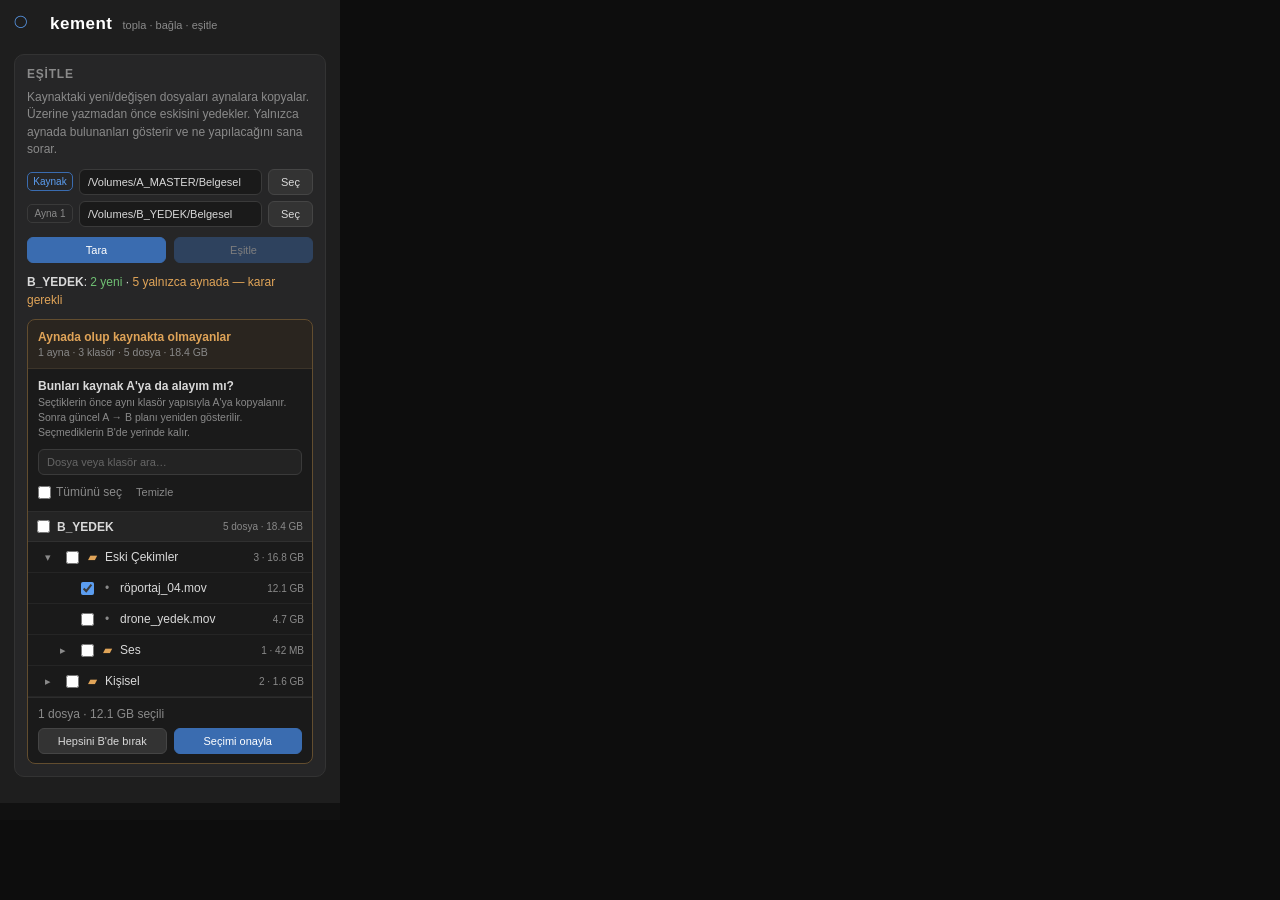
<file: tests/ui-preview-narrow.html>
<!DOCTYPE html>
<html lang="tr">
<head>
<meta charset="UTF-8">
<title>Kement 340 px panel önizlemesi</title>
<style>
html, body { margin: 0; min-height: 100%; background: #0d0d0d; }
iframe { display: block; width: 340px; height: 820px; border: 0; }
</style>
</head>
<body>
<iframe title="Kement 340 px panel" src="ui-preview.html"></iframe>
</body>
</html>
</file>
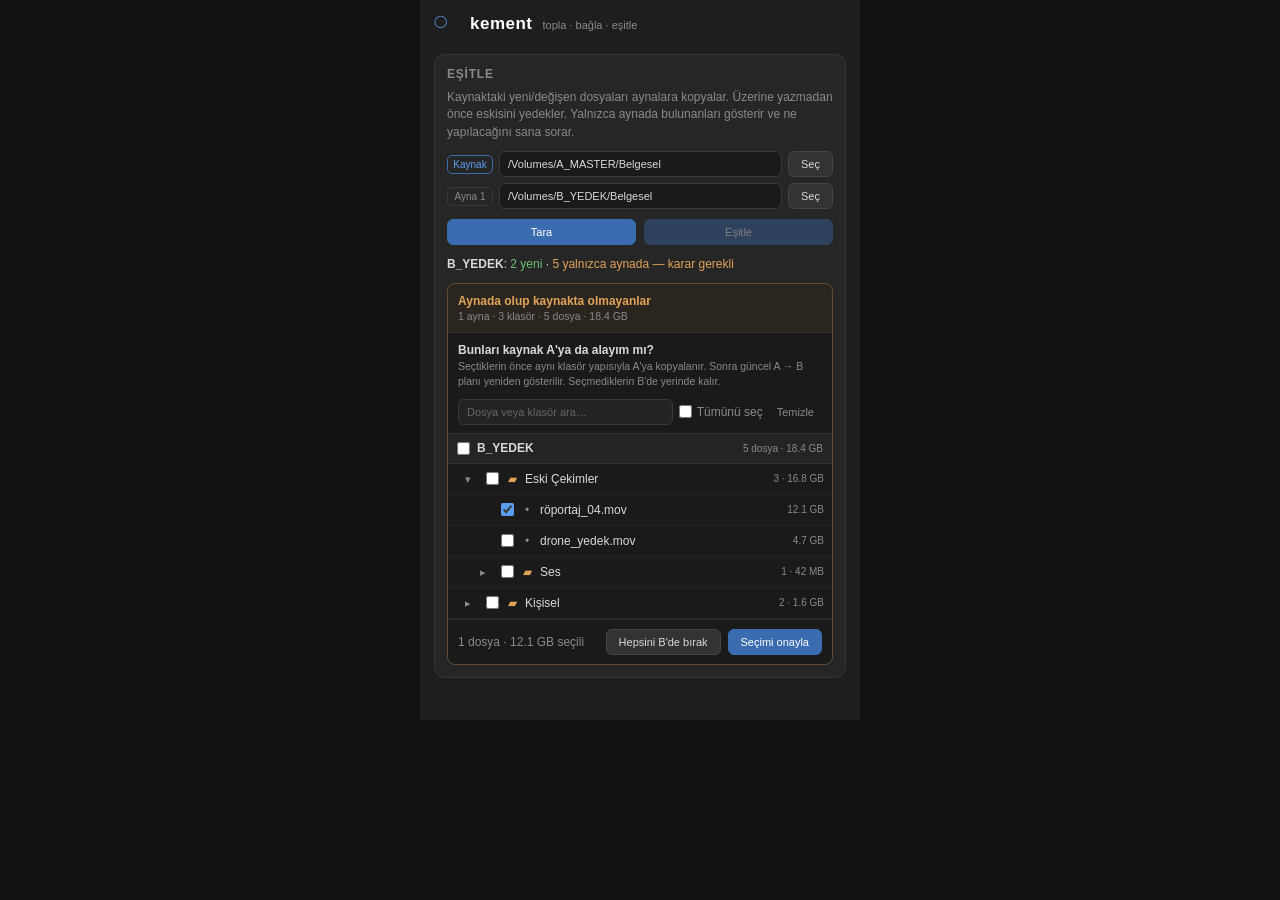
<file: tests/ui-preview.html>
<!DOCTYPE html>
<html lang="tr">
<head>
<meta charset="UTF-8">
<meta name="viewport" content="width=device-width, initial-scale=1">
<title>Kement eşitleme karar arayüzü</title>
<link rel="stylesheet" href="../css/style.css">
<style>
html { background: #111; }
body { width: 100%; max-width: 440px; min-height: 720px; margin: 0 auto; }
</style>
</head>
<body>
<header>
  <span class="logo" aria-hidden="true">◯</span>
  <h1>kement</h1>
  <span class="sub">topla · bağla · eşitle</span>
</header>

<section class="card">
  <h2>Eşitle</h2>
  <p class="hint">Kaynaktaki yeni/değişen dosyaları aynalara kopyalar. Üzerine yazmadan önce eskisini yedekler. Yalnızca aynada bulunanları gösterir ve ne yapılacağını sana sorar.</p>
  <div class="row path">
    <span class="tag src">Kaynak</span>
    <input value="/Volumes/A_MASTER/Belgesel" readonly>
    <button>Seç</button>
  </div>
  <div class="row path">
    <span class="tag">Ayna 1</span>
    <input value="/Volumes/B_YEDEK/Belgesel" readonly>
    <button>Seç</button>
  </div>
  <div class="btnrow">
    <button class="primary">Tara</button>
    <button class="primary" disabled>Eşitle</button>
  </div>
  <div class="summary">
    <div class="mirrorline"><b>B_YEDEK</b>: <span class="ok">2 yeni</span> · <span class="warn">5 yalnızca aynada — karar gerekli</span></div>
  </div>

  <div class="mirror-review">
    <div class="review-head">
      <div>
        <div class="review-title">Aynada olup kaynakta olmayanlar</div>
        <div class="review-stats">1 ayna · 3 klasör · 5 dosya · 18.4 GB</div>
      </div>
    </div>
    <div>
      <p class="review-question">Bunları kaynak A'ya da alayım mı?</p>
      <p class="review-note">Seçtiklerin önce aynı klasör yapısıyla A'ya kopyalanır. Sonra güncel A → B planı yeniden gösterilir. Seçmediklerin B'de yerinde kalır.</p>
      <div class="tree-tools">
        <input type="search" placeholder="Dosya veya klasör ara…">
        <label class="check-action"><input type="checkbox"> Tümünü seç</label>
        <button class="ghost compact">Temizle</button>
      </div>
      <div class="mirror-trees">
        <div class="mirror-tree">
          <div class="mirror-tree-head">
            <input type="checkbox" class="tree-check">
            <span class="mirror-tree-name">B_YEDEK</span>
            <span class="mirror-tree-meta">5 dosya · 18.4 GB</span>
          </div>
          <div class="tree-branch">
            <div class="tree-row tree-folder" style="padding-left:8px">
              <button class="tree-toggle">▾</button><input type="checkbox" class="tree-check">
              <span class="tree-icon">▰</span><span class="tree-label">Eski Çekimler</span><span class="tree-meta">3 · 16.8 GB</span>
            </div>
            <div class="tree-children">
              <div class="tree-row tree-file" style="padding-left:23px">
                <button class="tree-toggle" disabled></button><input type="checkbox" class="tree-check" checked>
                <span class="tree-icon">•</span><span class="tree-label">röportaj_04.mov</span><span class="tree-meta">12.1 GB</span>
              </div>
              <div class="tree-row tree-file" style="padding-left:23px">
                <button class="tree-toggle" disabled></button><input type="checkbox" class="tree-check">
                <span class="tree-icon">•</span><span class="tree-label">drone_yedek.mov</span><span class="tree-meta">4.7 GB</span>
              </div>
              <div class="tree-branch">
                <div class="tree-row tree-folder" style="padding-left:23px">
                  <button class="tree-toggle">▸</button><input type="checkbox" class="tree-check">
                  <span class="tree-icon">▰</span><span class="tree-label">Ses</span><span class="tree-meta">1 · 42 MB</span>
                </div>
              </div>
            </div>
          </div>
          <div class="tree-branch">
            <div class="tree-row tree-folder" style="padding-left:8px">
              <button class="tree-toggle">▸</button><input type="checkbox" class="tree-check">
              <span class="tree-icon">▰</span><span class="tree-label">Kişisel</span><span class="tree-meta">2 · 1.6 GB</span>
            </div>
          </div>
        </div>
      </div>
      <div class="review-actions">
        <span class="selected-count">1 dosya · 12.1 GB seçili</span>
        <button>Hepsini B'de bırak</button>
        <button class="primary">Seçimi onayla</button>
      </div>
    </div>
  </div>
</section>
</body>
</html>
</file>
<file: css/style.css>
* { margin: 0; padding: 0; box-sizing: border-box; }

:root {
  --bg: #1e1e1e;
  --card: #262627;
  --card-edge: #333;
  --text: #d9d9d9;
  --dim: #8a8a8a;
  --accent: #5b9df0;
  --accent-dim: #3a6cb0;
  --ok: #6fbf73;
  --warn: #e0a458;
  --err: #e06c65;
}

html, body {
  background: var(--bg);
  color: var(--text);
  font-family: -apple-system, BlinkMacSystemFont, "Segoe UI", sans-serif;
  font-size: 12px;
  -webkit-font-smoothing: antialiased;
}

body { padding: 14px; }

header {
  display: flex;
  align-items: baseline;
  gap: 10px;
  margin-bottom: 14px;
}
header .logo {
  width: 26px;
  height: 26px;
  align-self: center;
  flex-shrink: 0;
  color: var(--accent);
}
header h1 {
  font-size: 17px;
  font-weight: 700;
  letter-spacing: 0.5px;
  color: #fff;
}
header .sub { color: var(--dim); font-size: 11px; }

.card {
  background: var(--card);
  border: 1px solid var(--card-edge);
  border-radius: 10px;
  padding: 12px;
  margin-bottom: 12px;
}
.card h2 {
  font-size: 12px;
  font-weight: 600;
  text-transform: uppercase;
  letter-spacing: 0.8px;
  color: var(--dim);
  margin-bottom: 8px;
}
.hint { color: var(--dim); line-height: 1.45; margin-bottom: 10px; }

.row {
  display: flex;
  gap: 6px;
  align-items: center;
  margin-bottom: 6px;
}
.row input {
  flex: 1;
  min-width: 0;
  background: #1a1a1a;
  border: 1px solid #3a3a3a;
  border-radius: 6px;
  color: var(--text);
  padding: 6px 8px;
  font-size: 11px;
  text-overflow: ellipsis;
}
.row input::placeholder { color: #5a5a5a; }

.tag {
  flex: 0 0 46px;
  text-align: center;
  font-size: 10px;
  color: var(--dim);
  border: 1px solid #3a3a3a;
  border-radius: 5px;
  padding: 3px 0;
}
.tag.src { color: var(--accent); border-color: var(--accent-dim); }

button {
  background: #333;
  border: 1px solid #454545;
  border-radius: 6px;
  color: var(--text);
  padding: 6px 12px;
  font-size: 11px;
  cursor: pointer;
  white-space: nowrap;
}
button:hover:not(:disabled) { background: #3d3d3d; }
button:disabled { opacity: 0.4; cursor: default; }

button.primary {
  background: var(--accent-dim);
  border-color: var(--accent-dim);
  color: #fff;
}
button.primary:hover:not(:disabled) { background: var(--accent); }

button.ghost {
  background: transparent;
  border-color: transparent;
  color: var(--dim);
  padding: 6px 6px;
}
button.ghost:hover { color: var(--err); background: transparent; }

.btnrow { display: flex; gap: 8px; margin-top: 10px; }
.btnrow button { flex: 1; }

.summary { margin-top: 10px; line-height: 1.5; }
.summary .mirrorline { margin-bottom: 4px; }
.summary .ok   { color: var(--ok); }
.summary .warn { color: var(--warn); }
.summary .err  { color: var(--err); }
.summary .muted { color: var(--dim); }

.mirror-review {
  margin-top: 10px;
  overflow: hidden;
  background: #1a1a1a;
  border: 1px solid #624d2f;
  border-radius: 8px;
}
.mirror-review.hidden,
.review-conflict.hidden,
.decision-summary.hidden,
#mirrorOnlyEditor.hidden { display: none; }
.review-head {
  display: flex;
  align-items: flex-start;
  justify-content: space-between;
  gap: 10px;
  padding: 10px;
  background: rgba(224, 164, 88, 0.08);
  border-bottom: 1px solid #3c3429;
}
.review-title { color: var(--warn); font-weight: 600; }
.review-stats { margin-top: 2px; color: var(--dim); font-size: 10.5px; }
.review-question { padding: 10px 10px 2px; color: var(--text); font-weight: 600; }
.review-note { padding: 0 10px 9px; color: var(--dim); font-size: 10.5px; line-height: 1.45; }

.tree-tools {
  display: flex;
  align-items: center;
  gap: 6px;
  padding: 0 10px 8px;
}
.tree-tools input[type="search"] {
  flex: 1;
  min-width: 80px;
  background: #232323;
  border: 1px solid #3a3a3a;
  border-radius: 6px;
  color: var(--text);
  padding: 6px 8px;
  font-size: 11px;
}
.tree-tools input[type="search"]::placeholder { color: #666; }
.check-action {
  display: flex;
  align-items: center;
  gap: 5px;
  white-space: nowrap;
  color: var(--dim);
  cursor: pointer;
}
input[type="checkbox"] { accent-color: var(--accent); }
button.compact { padding: 4px 7px; }

.mirror-trees {
  max-height: 280px;
  overflow: auto;
  overflow-x: hidden;
  border-top: 1px solid #2d2d2d;
  border-bottom: 1px solid #2d2d2d;
}
.mirror-tree + .mirror-tree { border-top: 1px solid #414141; }
.mirror-tree.filtered-out { display: none; }
.mirror-tree-head {
  position: sticky;
  top: 0;
  z-index: 2;
  display: flex;
  align-items: center;
  gap: 7px;
  min-height: 30px;
  padding: 5px 9px;
  background: #242424;
  border-bottom: 1px solid #303030;
}
.mirror-tree-name { min-width: 0; overflow: hidden; text-overflow: ellipsis; font-weight: 600; }
.mirror-tree-meta { margin-left: auto; color: var(--dim); font-size: 10px; white-space: nowrap; }
.tree-branch.filtered-out,
.tree-file.filtered-out { display: none; }
.tree-row {
  display: flex;
  align-items: center;
  gap: 6px;
  min-height: 28px;
  padding: 3px 8px;
  border-bottom: 1px solid #252525;
}
.tree-row:hover { background: #222a33; }
.tree-row:focus-within { box-shadow: inset 2px 0 var(--accent); }
.tree-toggle {
  width: 24px;
  height: 24px;
  flex: 0 0 24px;
  padding: 0;
  border: none;
  background: transparent;
  color: var(--dim);
  line-height: 24px;
}
.tree-toggle:hover:not(:disabled) { background: #343434; color: #fff; }
.tree-toggle:disabled { opacity: 0; }
.tree-check { flex: 0 0 auto; }
.tree-icon { width: 14px; flex: 0 0 14px; color: var(--warn); text-align: center; }
.tree-file .tree-icon { color: var(--dim); }
.tree-label {
  min-width: 0;
  flex: 1;
  overflow: hidden;
  text-overflow: ellipsis;
  white-space: nowrap;
  cursor: default;
}
.tree-meta { color: var(--dim); font-size: 10px; white-space: nowrap; }
.tree-children.collapsed { display: none; }

.review-conflict {
  margin: 8px 10px 0;
  padding: 7px 8px;
  border: 1px solid rgba(224, 108, 101, 0.55);
  border-radius: 6px;
  color: var(--err);
  font-size: 10.5px;
  line-height: 1.45;
}
.review-actions,
.decision-summary {
  display: flex;
  align-items: center;
  gap: 7px;
  padding: 9px 10px;
}
.review-actions { flex-wrap: wrap; }
.selected-count { flex: 1; min-width: 86px; color: var(--dim); }
.decision-summary { color: var(--ok); }
.decision-summary span { flex: 1; line-height: 1.4; }

@media (max-width: 360px) {
  .tree-tools { flex-wrap: wrap; }
  .tree-tools input[type="search"] { flex: 1 0 100%; width: 100%; }
  .review-actions .selected-count { flex: 1 0 100%; }
  .review-actions button { flex: 1; padding-left: 7px; padding-right: 7px; }
}

.filelist {
  list-style: none;
  margin-top: 8px;
  max-height: 170px;
  overflow-y: auto;
  background: #1a1a1a;
  border: 1px solid #3a3a3a;
  border-radius: 6px;
  padding: 4px 8px;
  -webkit-user-select: text;
  user-select: text;
  cursor: text;
}
.filelist:empty { display: none; }
.filelist li {
  display: flex;
  justify-content: space-between;
  align-items: baseline;
  gap: 10px;
  padding: 4px 0;
  border-bottom: 1px solid #2a2a2a;
  color: var(--text);
}
.filelist li:last-child { border-bottom: none; }
.filelist li .fpath {
  color: var(--dim);
  white-space: normal;
  word-break: break-all;
  line-height: 1.45;
}
.filelist li .fsize { color: var(--dim); flex-shrink: 0; }
.filelist li.offline .fpath { color: var(--warn); }
.filelist li.offline .fsize { color: var(--err); font-weight: 600; }

.ctxmenu {
  position: fixed;
  z-index: 100;
  display: flex;
  flex-direction: column;
  min-width: 170px;
  background: #2e2e2f;
  border: 1px solid #4a4a4a;
  border-radius: 8px;
  padding: 4px;
  box-shadow: 0 8px 24px rgba(0, 0, 0, 0.55);
}
.ctxmenu.hidden { display: none; }
.ctxmenu button {
  background: transparent;
  border: none;
  text-align: left;
  padding: 6px 10px;
  border-radius: 5px;
}
.ctxmenu button:hover { background: var(--accent-dim); color: #fff; }

.rename-list {
  max-height: 200px;
  overflow: auto;
  border-top: 1px solid #2d2d2d;
  border-bottom: 1px solid #2d2d2d;
  font-size: 10.5px;
}
.rename-row {
  display: grid;
  grid-template-columns: minmax(0, 1fr) 14px minmax(0, 1fr) auto;
  gap: 6px;
  align-items: baseline;
  padding: 4px 10px;
  border-bottom: 1px solid #252525;
}
.rename-row:last-child { border-bottom: none; }
.rename-row .from { color: var(--dim); }
.rename-row .to { color: var(--text); }
.rename-row .from, .rename-row .to { overflow: hidden; text-overflow: ellipsis; white-space: nowrap; }
.rename-row .arrow { color: var(--warn); text-align: center; }
.rename-row .size { color: var(--dim); font-size: 10px; }
.rename-mirror-head {
  padding: 5px 10px;
  background: #242424;
  font-weight: 600;
  border-bottom: 1px solid #303030;
  position: sticky; top: 0;
}
.rename-choices { display: flex; flex-direction: column; gap: 6px; padding: 8px 10px 2px; }
.rename-choices label { display: flex; gap: 7px; align-items: baseline; line-height: 1.4; cursor: pointer; }
.rename-choices input { margin-top: 2px; flex: 0 0 auto; }

.relink-dir select {
  flex: 1;
  min-width: 0;
  background: #1a1a1a;
  color: var(--text);
  border: 1px solid #3a3a3a;
  border-radius: 6px;
  padding: 5px 6px;
  font-size: 11px;
}
.relink-arrow { color: var(--dim); padding: 0 2px; }
.relink-options { display: flex; flex-direction: column; gap: 4px; margin-top: 8px; }
.relink-options.hidden { display: none; }
.filelist li.renamed .fpath { color: var(--warn); }
.filelist li.unverified .fpath { color: var(--dim); font-style: italic; }
.filelist li .fpath .sub { color: var(--dim); }

.progresscard.hidden { display: none; }
.prow { display: flex; align-items: center; gap: 8px; margin-bottom: 6px; }
.plabel { font-weight: 600; flex: 1; min-width: 0; }
button.stop { border-color: var(--err); color: var(--err); background: transparent; }
button.stop:hover:not(:disabled) { background: var(--err); color: #fff; }
button.stop.hidden, #pauseOp.hidden { display: none; }
.progresscard.paused #barFill { opacity: 0.45; animation: pausedPulse 1.4s ease-in-out infinite; }
@keyframes pausedPulse { 50% { opacity: 0.15; } }
.bar {
  height: 6px;
  background: #1a1a1a;
  border-radius: 3px;
  overflow: hidden;
}
#barFill {
  height: 100%;
  width: 0%;
  background: var(--accent);
  border-radius: 3px;
  transition: width 0.15s ease;
}
.pdetail { margin-top: 6px; color: var(--dim); }

.log {
  max-height: 150px;
  overflow-y: auto;
  font-family: "SF Mono", Menlo, monospace;
  font-size: 10.5px;
  line-height: 1.6;
}
.logline { color: var(--dim); }
.logline.ok   { color: var(--ok); }
.logline.warn { color: var(--warn); }
.logline.err  { color: var(--err); }

::-webkit-scrollbar { width: 8px; }
::-webkit-scrollbar-thumb { background: #3a3a3a; border-radius: 4px; }
::-webkit-scrollbar-track { background: transparent; }

@media (max-width: 380px) {
  .relink-dir { flex-wrap: wrap; }
  .relink-dir select { flex: 1 1 60%; }
  .relink-arrow { display: none; }
  .rename-row { grid-template-columns: minmax(0, 1fr) auto; }
  .rename-row .arrow { display: none; }
  .rename-row .to { grid-column: 1; }
  .rename-row .size { grid-column: 2; grid-row: 1 / span 2; align-self: center; }
}
</file>
